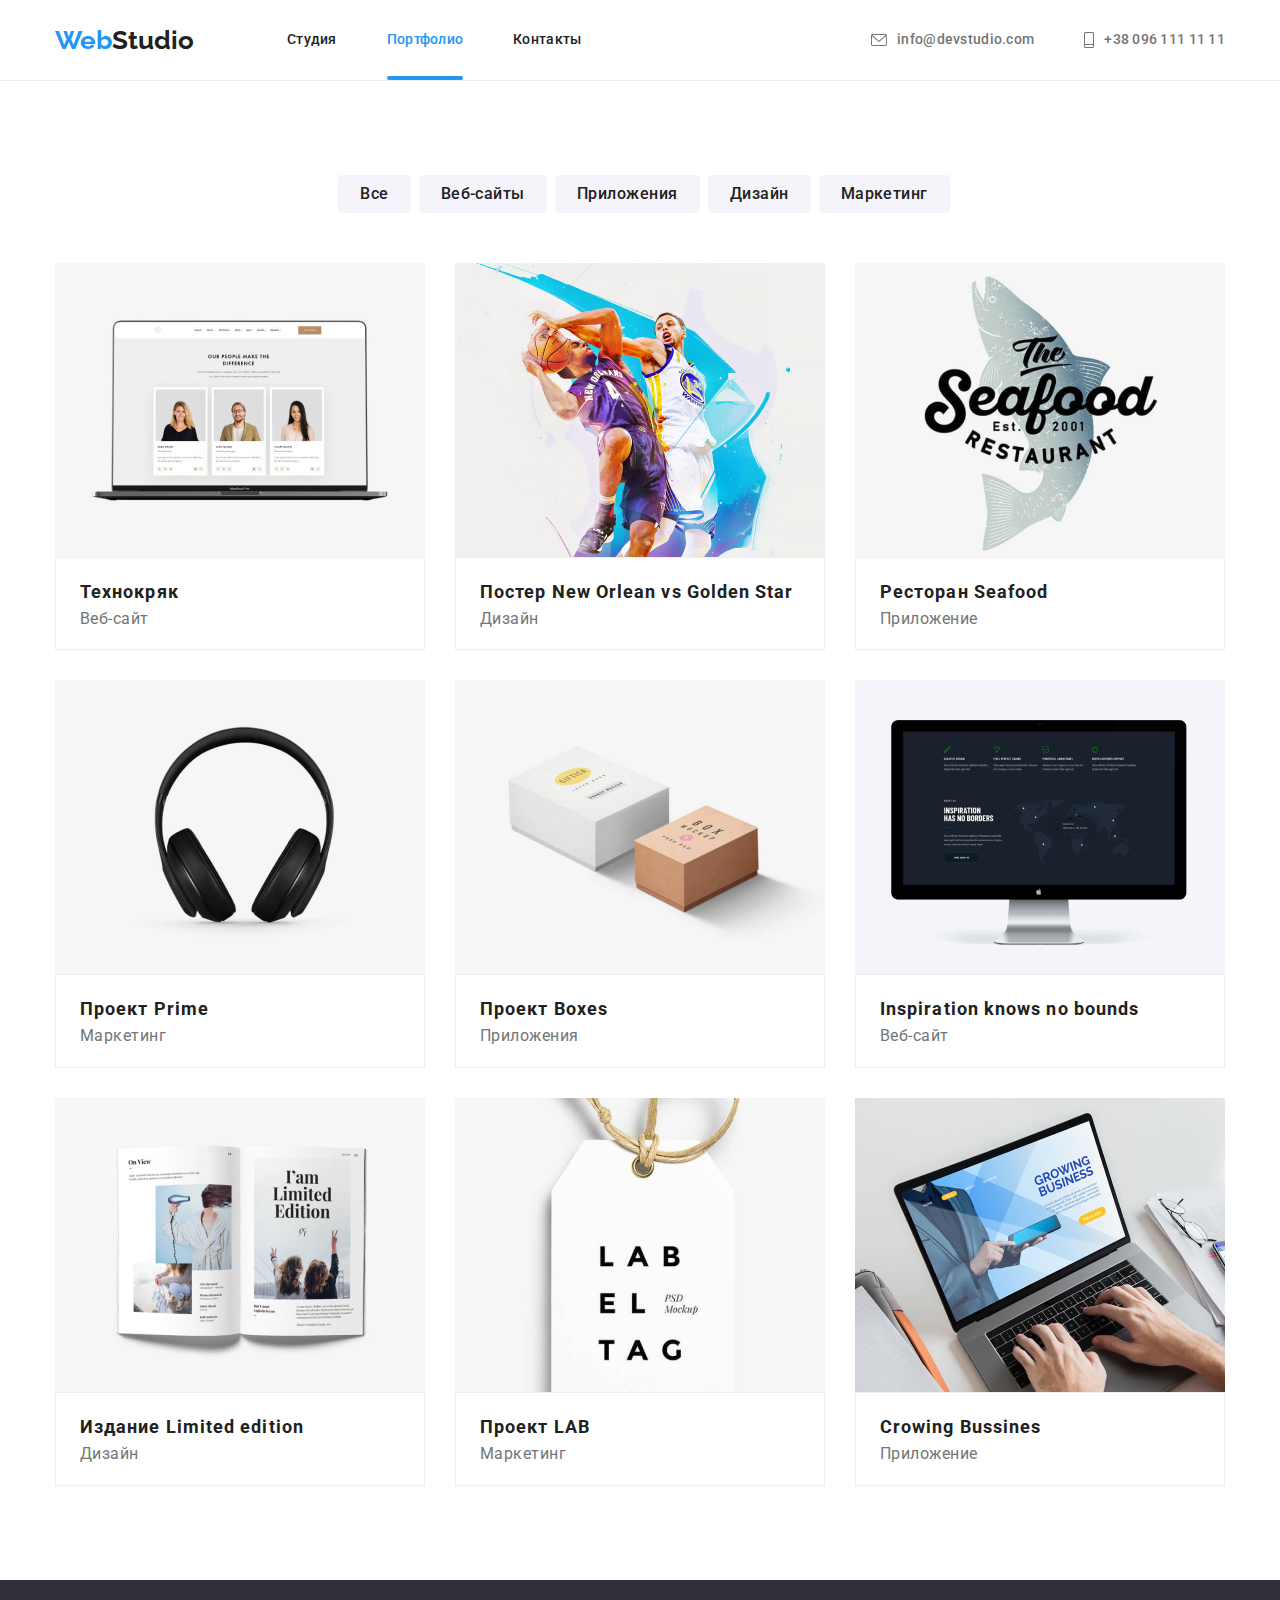
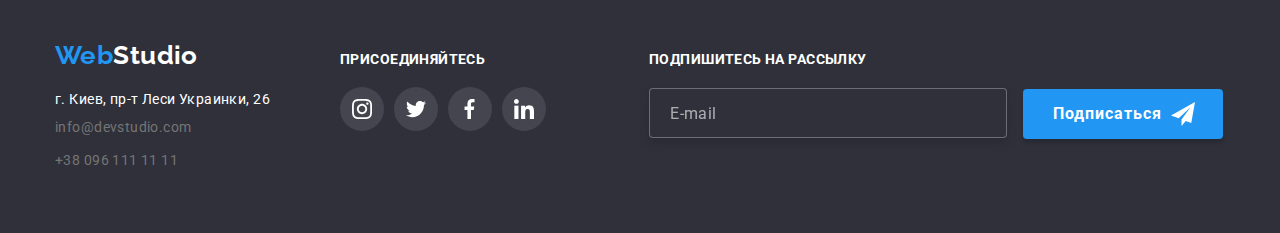
<file: portfolio.html>
<!doctype html>

<html lang="en">

<head>
    <meta charset="UTF-8">
    <meta http-equiv="X-UA-Compatible" content="IE=edge">

    <meta name="viewport" content="width=device-width, initial-scale=1.0">
    <link rel="preconnect" href="https://fonts.googleapis.com">
    <link rel="preconnect" href="https://fonts.gstatic.com" crossorigin>
    <link
        href="https://fonts.googleapis.com/css2?family=Raleway:wght@700&family=Roboto:wght@400;500;700;900&display=swap"
        rel="stylesheet">
    <link rel="stylesheet"
        href="https://cdnjs.cloudflare.com/ajax/libs/modern-normalize/1.1.0/modern-normalize.min.css" />
    <link rel="stylesheet" href="css/main.min.css">
    <title>Portfolio</title>
</head>


<body>
    <!-- Header -->
    <section>
        <h2 class="visually-hidden">
            Example
        </h2>
        <header class="header">

            <div class="container contacts-header">
                <nav class="main-nav">

                    <a class="main-nav__web-studio" href="https://www.coherence.digital/"><span
                            class="main-nav__web">Web</span>Studio</a>

                    <ul class="site-nav">
                        <li class="site-nav__item"><a class="site-nav__text-studio-page-second"
                                href="index.html">Студия</a></li>
                        <li class="site-nav__item"><a class="site-nav__text-portfolio-page-second" href="">Портфолио</a>
                        </li>
                        <li class="site-nav__item"><a class="site-nav__contacts" href="#">Контакты</a></li>
                    </ul>

                </nav>

                <ul class="contacts-header">
                    <li class="contacts-header__item">

                        <a class="contacts-header__mail-header mail-header_color_grey" href="mailto:info@devstudio">
                            <svg class="contacts-header__icon-right" width="16" height="12">
                                <use href="./img/spraits.svg#icon-mail"></use>
                            </svg>
                            info@devstudio.com</a>
                    </li>

                    <li class="contacts-header__item"><a class="contacts-header__tel-header tel-header_color_grey "
                            href="tel:+380961111111">
                            <svg class="contacts-header__icon-right" width="10" height="16">
                                <use href="./img/spraits.svg#smart"></use>
                            </svg>
                            +38 096 111 11 11</a>
                    </li>
                </ul>
            </div>

        </header><!-- /Header -->
    </section>

    <!-- Possibilities -->


    <main>
        <section class="section btn-section">
            <div class="container">
                <h2 class="visually-hidden">Возможности</h2>


                <ul class="buttons-group  btn-item">
                    <li class="btn-item">
                        <button class="buttons" type="button">Все</button>
                    </li>
                    <li class="btn-item">
                        <button class="buttons" type="button">Веб-сайты</button>
                    </li>
                    <li class="btn-item">
                        <button class="buttons" type="button">Приложения</button>
                    </li>
                    <li class="btn-item">
                        <button class="buttons" type="button">Дизайн</button>
                    </li>
                    <li class="btn-item">
                        <button class="buttons" type="button">Маркетинг</button>
                    </li>
                </ul>


                <!-- /Possibilities -->


                <!-- Presentation -->
                <ul class="presentation">
                    <li class="presintation-item">
                        <a class="link-presentation" href="#">
                            <div class="overlay">
                                <img src="img/img_1.jpg" width="370" alt="Technokryak" title="Technokryak">
                                <p class="top-text">
                                    Технокряк это современная площадка распространения коронавируса. Компании используют
                                    эту платформу для цифрового шпионажа и атак на защищённые сервера конкурентов.
                                </p>
                            </div>

                            <div class="inner-text-present">
                                <h3 class="text-heading-present">Технокряк</h3>
                                <p class="discription-text-present">
                                    Веб-сайт
                                </p>
                            </div>
                        </a>
                    </li>

                    <li class="presintation-item">
                        <a class="link-presentation" href="#">
                            <div class="overlay">
                                <img src="img/img_2.jpg" width="370" height="294" alt="Poster New Orlean vs Golden Star"
                                    title="Poster New Orlean vs Golden Star">
                                <p class="top-text">
                                    Технокряк это современная площадка распространения коронавируса. Компании используют
                                    эту платформу для цифрового шпионажа и атак на защищённые сервера конкурентов.
                                </p>
                            </div>
                            <div class="inner-text-present">
                                <h3 class="text-heading-present">Постер New Orlean vs Golden Star</h3>
                                <p class="discription-text-present">
                                    Дизайн
                                </p>
                            </div>

                        </a>
                    </li>

                    <li class="presintation-item">
                        <a class="link-presentation" href="">
                            <div class="overlay">
                                <img src="img/img_3.jpg" width="370" height="294" alt="Restaurant Seafood"
                                    title="Restaurant Seafood">
                                <p class="top-text">
                                    Технокряк это современная площадка распространения коронавируса. Компании используют
                                    эту платформу для цифрового шпионажа и атак на защищённые сервера конкурентов.
                                </p>
                            </div>
                            <div class="inner-text-present">
                                <h3 class="text-heading-present">Ресторан Seafood</h3>
                                <p class="discription-text-present">
                                    Приложение
                                </p>
                            </div>

                        </a>

                    </li>
                    <li class="presintation-item">
                        <a class="link-presentation" href="">
                            <div class="overlay">
                                <img src="img/img_4.jpg" width="370" height="294" alt="Project Prime"
                                    title="Project Prime">
                                <p class="top-text">
                                    Технокряк это современная площадка распространения коронавируса. Компании используют
                                    эту платформу для цифрового шпионажа и атак на защищённые сервера конкурентов.
                                </p>
                            </div>

                            <div class="inner-text-present">
                                <h3 class="text-heading-present">Проект Prime</h3>
                                <p class="discription-text-present">
                                    Маркетинг
                                </p>
                            </div>
                        </a>
                    </li>

                    <li class="presintation-item">
                        <a class="link-presentation" href="">
                            <div class="overlay">
                                <img src="img/img_5.jpg" width="370" height="294" alt="Project Boxes"
                                    title="Project Boxes">
                                <p class="top-text">
                                    Технокряк это современная площадка распространения коронавируса. Компании используют
                                    эту платформу для цифрового шпионажа и атак на защищённые сервера конкурентов.
                                </p>
                            </div>

                            <div class="inner-text-present">
                                <h3 class="text-heading-present">Проект Boxes</h3>
                                <p class="discription-text-present">
                                    Приложения
                                </p>
                            </div>

                        </a>

                    </li>

                    <li class="presintation-item">
                        <a class="link-presentation" href="">
                            <div class="overlay">
                                <img src="img/img_6.jpg" width="370" height="294" alt="Inspiration knows no bounds"
                                    title="Inspiration knows no bounds">
                                <p class="top-text">
                                    Технокряк это современная площадка распространения коронавируса. Компании используют
                                    эту платформу для цифрового шпионажа и атак на защищённые сервера конкурентов.
                                </p>
                            </div>

                            <div class="inner-text-present">
                                <h3 class="text-heading-present">Inspiration knows no bounds</h3>
                                <p class="discription-text-present">
                                    Веб-сайт
                                </p>
                            </div>

                        </a>

                    </li>

                    <li class="presintation-item">
                        <a class="link-presentation" href="">
                            <div class="overlay">
                                <img src="img/img_7.jpg" width="370" height="294" alt="Edition Limited edition"
                                    title="Edition Limited edition">
                                <p class="top-text">
                                    Технокряк это современная площадка распространения коронавируса. Компании используют
                                    эту платформу для цифрового шпионажа и атак на защищённые сервера конкурентов.
                                </p>
                            </div>

                            <div class="inner-text-present">
                                <h3 class="text-heading-present">Издание Limited edition</h3>
                                <p class="discription-text-present">
                                    Дизайн
                                </p>
                            </div>

                        </a>

                    </li>
                    <li class="presintation-item">
                        <a class="link-presentation" href="">
                            <div class="overlay">
                                <img src="img/img_8.jpg" width="370" height="294" alt="Project LAB" title="Project LAB">
                                <p class="top-text">
                                    Технокряк это современная площадка распространения коронавируса. Компании используют
                                    эту платформу для цифрового шпионажа и атак на защищённые сервера конкурентов.
                                </p>
                            </div>

                            <div class="inner-text-present">
                                <h3 class="text-heading-present">Проект LAB</h3>
                                <p class="discription-text-present">
                                    Маркетинг
                                </p>
                            </div>

                        </a>

                    </li>
                    <li class="presintation-item">
                        <a class="link-presentation" href="">
                            <div class="overlay">
                                <img src="img/img_9.jpg" width="370" height="294" alt="Crowing Bussines"
                                    title="Crowing Bussines">
                                <p class="top-text">
                                    Технокряк это современная площадка распространения коронавируса. Компании используют
                                    эту платформу для цифрового шпионажа и атак на защищённые сервера конкурентов.
                                </p>
                            </div>

                            <div class="inner-text-present">
                                <h3 class="text-heading-present">Crowing Bussines</h3>
                                <p class="discription-text-present">
                                    Приложение
                                </p>
                            </div>

                        </a>


                    </li>
                </ul>
            </div>
        </section>
    </main>



    <!-- /Presentation -->

    <!--/footer -->

    <footer class="footer section-footer">
        <div class="container main-footer">


            <div class="inner-address">
                <address class="address">
                    <a class="address__web-studio-footer color_text_white" href="https://www.coherence.digital/"><span
                            class="address__web color_blue ">Web</span>Studio</a>
                    <a class="address__map-address color_text_white" href="https://goo.gl/maps/U2Tdcyb7d477dYDr9"> г.
                        Киев, пр-т Леси Украинки, 26</a>
                    <a class="address__mail-footer color_text_grey"
                        href="mailto:info@devstudio.com">info@devstudio.com</a>

                    <a class="address__tel-footer color_text_grey" href="tel:+380961111111">+38 096 111 11 11</a>
                </address>

            </div>


            <div class="inner-icons">
                <h3 class="inner-icons__title-icons color_text_white">
                    ПРИСОЕДИНЯЙТЕСЬ
                </h3>
                <ul class="inner-social">
                    <li class="inner-social__item"><a class="footer-social" href="">
                            <svg class="icon-social" width="20" height="20">
                                <use href="./img/spraits.svg#instagram"></use>
                            </svg>
                        </a>
                    </li>

                    <li class="inner-social__item">
                        <a class="footer-social" href="">
                            <svg class="icon-social" width="20" height="20">
                                <use href="./img/spraits.svg#twitter"></use>
                            </svg>
                        </a>
                    </li>

                    <li class="inner-social__item"><a class="footer-social" href="">
                            <svg class="icon-social" width="20" height="20">
                                <use href="./img/symbol-defs.svg#facebook"></use>
                            </svg>
                        </a>
                    </li>

                    <li class="inner-social__item"><a class="footer-social" href="">
                            <svg class="icon-social" width="20" height="20">
                                <use href="./img/spraits.svg#linkedin"></use>
                            </svg>
                        </a>
                    </li>
                </ul>
            </div>

            <form action="#" class="footer-form">
                <label class="footer-form__title-mail-footer color_text_white" for="mail">Подпишитесь на
                    рассылку</label>
                <input type="text" name="mail" id="mail" class="footer-form__form-mail placeholder-footer"
                    placeholder="E-mail">


                <button type="submit" class="subscribe">Подписаться
                    <svg class="icon-footer" width="24" height="24">
                        <use href="./img/spraits.svg#icon-send"></use>
                    </svg>
                </button>
            </form>


        </div>






    </footer> <!-- /footer -->
</body>

</html>
</file>
<file: css/main.min.css>
body{font-family:'Roboto',sans-serif;background-color:#fff}h1,h2,h3,p,ul{margin:0;padding:0}input,textarea{outline:none;border:none}li{list-style-type:none;padding:0;margin:0}img{display:block}.section-footer{padding-top:60px;padding-bottom:60px}.section{padding-top:94px;padding-bottom:94px}.container{width:1200px;margin:0 auto;padding-left:15px;padding-right:15px}:root{--black: #212121;--white:#FFFFFF;--grey: #757575;--blue:#2196F3;--black-grey: #2F303A;--presentation-set: 30px}.visually-hidden{position:absolute;width:1px;height:1px;margin:-1px;padding:0;overflow:hidden;border:0;clip:rect(0 0 0 0)}.header{border-bottom:1px solid #ECECEC}.site-nav{display:flex}.main-nav{display:flex;align-items:center}.contacts-header{display:flex;align-items:center;margin-left:auto}.site-nav__item{margin-right:50px}.site-nav__item:last-child{margin-right:0}.banner{padding-top:200px;padding-bottom:200px;background-image:linear-gradient(rgba(47,48,58,0.4), rgba(47,48,58,0.4)),url(../img/baground-hero/hero.jpg);background-position:center;background-repeat:no-repeat;background-size:cover;display:block;max-width:1600px;margin-right:auto;margin-left:auto}.fetures__icon{width:270px;height:120px;margin-right:30px;display:flex;flex-wrap:wrap;align-items:center;justify-content:center;background-color:#F5F4FA;border-radius:4px;margin-bottom:30px}.features{display:flex;flex-wrap:wrap}.features__item{margin-right:30px;width:270px}.features__item:last-child{margin-right:0}.inner-content{background:#F5F4FA}.section.section-inner{padding-top:0px}.technology-inner{display:flex}.technology-inner__item{margin-right:30px}.technology-inner__item:last-child{margin-right:0px}.technology-inner__inner{position:relative}.technology-inner__text{font-weight:bold;font-size:14px;line-height:1.14;text-align:center;letter-spacing:.03em;text-transform:uppercase;position:absolute;bottom:0px;width:370px;height:70px;display:flex;align-items:center;justify-content:center}.inner-team{display:flex;flex-wrap:wrap}.inner-team__team{background-color:#ffff;box-shadow:0px 1px 3px rgba(0,0,0,0.12),0px 1px 1px rgba(0,0,0,0.14),0px 2px 1px rgba(0,0,0,0.2);border-radius:0px 0px 4px 4px;border-radius:5px;margin-right:30px}.inner-team__team:last-child{margin-right:0px}.team-card{display:block}.item-work{padding-top:30px;padding-bottom:30px}.clients{display:flex;flex-wrap:wrap}.clients__item-clients{margin-right:30px;width:170px;height:92px}.clients__item-clients:last-child{margin-right:0px}.footer{background:var(--black-grey)}.main-footer{display:flex;align-items:baseline}.footer-form__form-mail{margin-top:20px;width:358px;height:50px;background-color:#2F303A;border:1px solid rgba(255,255,255,0.3);box-sizing:border-box;filter:drop-shadow(0px 4px 4px rgba(0,0,0,0.15));border-radius:4px;padding-left:20px;margin-left:93px}.placeholder-footer{font-size:16px;line-height:calc(20 / 16);letter-spacing:0.03em;color:rgba(255,255,255,0.6)}.placeholder-footer::placeholder{color:rgba(255,255,255,0.6)}.site-nav__text-portfolio-page-second{display:block;padding-top:32px;padding-bottom:32px;font-style:normal;font-weight:500;font-size:14px;line-height:1.14;letter-spacing:0.02em;color:var(--blue);text-decoration:none;position:relative}.site-nav__text-portfolio-page-second::after{content:'';position:absolute;display:block;bottom:0;width:100%;height:4px;border-radius:2px;background-color:var(--blue)}.site-nav__text-studio-page-second{display:block;padding-top:32px;padding-bottom:32px;font-style:normal;font-weight:500;font-size:14px;line-height:1.14;letter-spacing:0.02em;color:var(--black);text-decoration:none;transition:color 250ms linear}.site-nav__text-studio-page-second:hover,.site-nav__text-studio-page-second:focus{color:var(--blue)}.main-nav__web-studio{display:block;padding-top:25px;padding-bottom:24px;margin-right:93px;font-style:normal;font-weight:bold;font-size:26px;line-height:1.19;color:var(--black);text-decoration:none;font-family:'Raleway',sans-serif}.main-nav__web{color:var(--blue)}.site-nav__text-studio{display:block;padding-top:32px;padding-bottom:32px;font-style:normal;font-weight:500;font-size:14px;line-height:1.14;letter-spacing:.02em;color:var(--blue);text-decoration:none;position:relative}.site-nav__text-studio::after{content:'';position:absolute;display:block;bottom:-1px;width:100%;height:4px;border-radius:2px;background-color:var(--blue)}.site-nav__portfolio{display:block;padding-top:32px;padding-bottom:32px;font-style:normal;font-weight:500;font-size:14px;line-height:1.14;letter-spacing:.02em;color:var(--black);text-decoration:none;transition:color 250ms cubic-bezier(0.4, 0, 0.2, 1)}.site-nav__portfolio:hover,.site-nav__portfolio:focus{color:var(--blue)}.site-nav__contacts{display:block;padding-top:32px;padding-bottom:32px;font-style:normal;font-weight:500;font-size:14px;line-height:1.14;letter-spacing:.02em;color:var(--black);text-decoration:none;transition:color 250ms cubic-bezier(0.4, 0, 0.2, 1)}.site-nav__contacts:hover,.site-nav__contacts:focus{color:var(--blue)}.contacts-header__icon-right{margin-right:10px;fill:#757575;transition:fill 250ms cubic-bezier(0.4, 0, 0.2, 1)}.contacts-header__mail-header{display:flex;align-items:center}.contacts-header__tel-header{display:flex;align-items:center}.contacts-header__item{margin-left:50px}.contacts-header__item:first-child{margin-left:0px}.contacts-header__mail-header{font-style:normal;font-weight:500;font-size:14px;line-height:1.14;letter-spacing:.02em;text-decoration:none;transition:color 250ms cubic-bezier(0.4, 0, 0.2, 1)}.contacts-header__mail-header:hover .contacts-header__icon-right,.contacts-header__mail-header:focus .contacts-header__icon-right{fill:var(--blue)}.contacts-header__mail-header:hover,.contacts-header__mail-header:focus{color:var(--blue)}.contacts-header__tel-header{font-style:normal;font-weight:500;font-size:14px;line-height:1.14;letter-spacing:.02em;text-decoration:none;transition:color 250ms cubic-bezier(0.4, 0, 0.2, 1)}.contacts-header__tel-header:hover .contacts-header__icon-right,.contacts-header__tel-header:focus .contacts-header__icon-right{fill:var(--blue)}.contacts-header__tel-header:hover,.contacts-header__tel-header:focus{color:var(--blue)}.banner__btn{font-size:16px;line-height:1.87;cursor:pointer;color:var(--white);background:#2196F3;display:block;margin:auto;margin-top:30px;padding:10px 32px;border-color:transparent;border-radius:3px;transition:background-color 250ms cubic-bezier(0.4, 0, 0.2, 1)}.banner__btn:hover,.banner__btn:focus{background-color:#188CE8;color:var(--white)}.input-form{margin-top:4px;width:100%;height:40px;border:solid 1px rgba(33,33,33,0.2);border-radius:4px;cursor:pointer;padding-left:42px;transition:border-color 250ms cubic-bezier(0.4, 0, 0.2, 1)}.input-form:hover{border-color:var(--blue)}.input-form:hover+.icon-form,.input-form:focus+.icon-form{border-color:solid 1px var(--blue);border:none;fill:var(--blue)}.check-label{width:16px;height:15px;border:solid 2px #000000;border-radius:2px;margin-right:7px;display:flex;align-items:center;justify-content:center}.check__checkbox-modal:checked+.text-condition .check-label{background-color:#2196F3;border:none}.inner-win{width:30px;height:30px;border-radius:50%;border:solid 1px rgba(0,0,0,0.1);background-color:unset;top:8px;right:8px;position:absolute;cursor:pointer;transition:border-color 250ms cubic-bezier(0.4, 0, 0.2, 1)}.inner-win:hover{border-color:var(--blue)}.inner-win:hover .inner-win__close,.inner-win:focus .inner-win__close{fill:var(--blue)}.inner-win .inner-win__close{fill:var(--black);transition:fill 250ms cubic-bezier(0.4, 0, 0.2, 1)}.inner-win .inner-win__close:hover,.inner-win .inner-win__close:focus{fill:var(--blue)}.social-set{display:flex;justify-content:center}.social-set__item-socials{fill:#AFB1B8;transition:fill 250ms cubic-bezier(0.4, 0, 0.2, 1)}.social-set__item-social{margin-right:10px;width:44px;height:44px}.social-set__item-social:last-child{margin-right:0}.social-set__social-link{width:100%;height:100%;display:flex;align-items:center;justify-content:center;border-radius:50%;background-color:#ffffff;transition:background-color 250ms cubic-bezier(0.4, 0, 0.2, 1)}.social-set__social-link:hover,.social-set__social-link:focus{background-color:var(--blue)}.social-set__social-link:hover .social-set__item-socials,.social-set__social-link:focus .social-set__item-socials{fill:var(--white)}.clients__link-company{width:100%;height:100%;display:flex;flex-wrap:wrap;align-items:center;justify-content:center;border:solid 1px #AFB1B8;border-radius:4px;cursor:pointer;transition:border-color 250ms cubic-bezier(0.4, 0, 0.2, 1)}.clients__link-company:hover,.clients__link-company:focus{border:solid 1px #2196F3}.clients__link-company:hover,.clients__link-company:focus{fill:border solid 1px #2196F3}.clients__icon-company{fill:#AFB1B8;transition:fill 250ms cubic-bezier(0.4, 0, 0.2, 1)}.clients__link-company:hover .clients__icon-company,.clients__link-company:focus .clients__icon-company{fill:#2196F3}.address__web-studio-footer{font-family:'Raleway',sans-serif;font-style:normal;font-weight:bold;font-size:26px;line-height:1.19;text-decoration:none;display:block;padding-bottom:20px}.address__mail-footer{display:block;margin-top:9px;text-decoration:none;font-size:14px;line-height:1.71;letter-spacing:0.03em;transition:color 250ms cubic-bezier(0.4, 0, 0.2, 1)}.address__mail-footer:hover,.address__mail-footer:focus{color:var(--white)}.address__tel-footer{display:block;margin-top:9px;font-style:normal;font-weight:normal;font-size:14px;line-height:1.71;text-decoration:none;letter-spacing:0.03em;transition:color 250ms cubic-bezier(0.4, 0, 0.2, 1)}.address__tel-footer:hover,.address__tel-footer:focus{color:var(--white)}.inner-icons{margin-left:70px}.inner-social{display:flex}.icon-social{fill:#ffff}.inner-social__item{margin-right:10px;width:44px;height:44px}.footer-social{width:100%;height:100%;display:flex;align-items:center;justify-content:center;border-radius:50%;background-color:rgba(255,255,255,0.1);transition:background-color 250ms cubic-bezier(0.17, 0.67, 0.83, 0.67)}.footer-social:hover,.footer-social:focus{background-color:var(--blue)}.tel-header_color_grey{color:var(--grey)}.mail-header_color_grey{color:var(--grey)}.color_text_white{color:var(--white)}.feature_title_black{color:var(--black)}.color_text_grey{color:var(--grey)}.color_text_black{color:var(--black)}.background_text{background:rgba(47,48,58,0.8)}.color_blue{color:var(--blue)}.subscribe{width:200px;height:50px;background-color:var(--blue);border:transparent;border-radius:4px;color:var(--white);font-weight:bold;font-size:16px;line-height:calc(30 / 16);letter-spacing:0.06em;padding-top:10px;padding-bottom:10px;padding-left:29px;padding-right:60px;box-shadow:0px 4px 4px rgba(0,0,0,0.15);margin-left:12px;position:relative}.icon-footer{fill:var(--white);position:absolute;top:13px;right:28px}.buttons-group{display:flex;margin-bottom:50px}.section .btn-section{padding-top:94px;padding-bottom:0px}.btn-item{margin-left:8px;justify-content:center}.btn-item:last-child{margin-left:8px}.btn-item:first-child{margin-left:0px}.visually-hidden{position:absolute;width:1px;height:1px;margin:-1px;padding:0;overflow:hidden;border:0;clip:rect(0 0 0 0)}.buttons{background:#F5F4FA;border-radius:4px;cursor:pointer;padding:6px 22px;border:transparent;color:var(--black);transition:background-color 250ms cubic-bezier(0.4, 0, 0.2, 1);font-style:normal;font-weight:500;font-size:16px;line-height:1.6;letter-spacing:0.03em;transition:color 250ms cubic-bezier(0.4, 0, 0.2, 1),background-color 250ms cubic-bezier(0.4, 0, 0.2, 1),box-shadow 250ms cubic-bezier(0.4, 0, 0.2, 1)}.buttons:hover,.buttons:focus{color:var(--white);background:var(--blue);box-shadow:0px 3px 1px rgba(0,0,0,0.1),0px 1px 2px rgba(0,0,0,0.08),0px 2px 2px rgba(0,0,0,0.12)}.presentation{display:flex;flex-wrap:wrap;margin-left:calc(-1 * var(--presentation-set));margin-top:calc(-1 * var(--presentation-set))}.overlay{position:relative;overflow:hidden}.top-text{position:absolute;top:0;left:0;height:100%;display:block;padding-top:63px;padding-bottom:63px;padding-left:24px;padding-right:24px;background:rgba(33,150,243,0.9);transform:translateY(100%);transition:transform  250ms linear;font-weight:normal;font-size:18px;line-height:calc(28 / 18);letter-spacing:0.03em;color:var(--white)}.presintation-item{flex-basis:calc(100% /  var(--presentation-set));margin-left:var(--presentation-set);margin-top:var(--presentation-set)}.inner-text-present{padding-top:20px;padding-bottom:20px;padding-left:24px;padding-right:24px;border:1px solid #EEEEEE;border-top:1px solid  #EEEEEE}.text-heading-present{font-style:normal;font-weight:bold;font-size:18px;line-height:1.5;letter-spacing:0.06em;color:var(--black)}.discription-text-present{font-style:normal;font-size:16px;line-height:1.3;letter-spacing:0.03em;color:var(--grey);margin-top:4px}.link-presentation{text-decoration:none;width:370px;display:block}.link-presentation:hover .top-text,.link-presentation:focus .top-text{transform:translateY(0%)}.link-presentation:hover,.link-presentation:focus{box-shadow:0px 1px 1px rgba(0,0,0,0.12),0px 4px 4px rgba(0,0,0,0.06),1px 4px 6px rgba(0,0,0,0.16)}.banner__text{font-size:44px;font-weight:900;line-height:1.36;text-align:center;text-transform:uppercase}.window-form__modal-text{font-size:20px;line-height:calc(23/20);text-align:center;letter-spacing:.03em;margin-bottom:12px}.input__label-text{font-weight:normal;font-size:12px;line-height:calc(14/12);letter-spacing:.01em;margin-top:10px}.input__comment-text{font-weight:normal;font-size:12px;line-height:calc(14/12);letter-spacing:.01em;margin-top:10px}.features__text{font-style:normal;font-weight:bold;font-size:14px;line-height:1.14;letter-spacing:.03em;text-transform:uppercase}.features__description{font-style:normal;font-size:14px;line-height:1.7;letter-spacing:.03em;margin-top:10px}.our-team{font-style:normal;font-weight:bold;font-size:36px;line-height:1.16;text-align:center;letter-spacing:.03em;margin-bottom:50px}.item-work__name-developer{margin-bottom:10px;width:270px;font-style:normal;font-weight:500;font-size:16px;line-height:1.3;text-align:center;letter-spacing:.03em}.item-work__position{margin-bottom:16px;font-style:normal;font-weight:normal;font-size:16px;line-height:1.3;text-align:center;letter-spacing:.03em}.address{font-style:normal;font-weight:normal;font-size:14px;line-height:1.16;letter-spacing:0.03em;text-decoration:none;color:var(--white)}.address__map-address{font-style:normal;font-weight:normal;font-size:14px;line-height:1.16;letter-spacing:0.03em;text-decoration:none;flex-shrink:0}.inner-address{flex-shrink:0}.claints-title{font-style:normal;font-weight:bold;font-size:36px;line-height:1.16;text-align:center;letter-spacing:.03em;margin-bottom:50px}.inner-icons__title-icons{font-weight:bold;font-size:14px;line-height:16px;letter-spacing:0.03em;text-transform:uppercase;color:#FFFFFF;margin-bottom:20px}.text-condition{display:flex;align-items:center;justify-content:center}.text-condition{font-weight:normal;font-size:14px;line-height:24px;letter-spacing:0.03em;color:#757575;text-align:center;margin-bottom:20px}.link-condition{color:var(--blue);margin-left:3px}.footer-form__title-mail-footer{font-weight:bold;font-size:14px;line-height:16px;letter-spacing:0.03em;text-transform:uppercase;align-items:baseline;padding-left:93px}.technology-title{font-style:normal;font-weight:bold;font-size:36px;line-height:1.16;text-align:center;letter-spacing:.03em;margin-bottom:50px}.input{display:flex;flex-direction:column}.window-form{position:absolute;width:528px;height:581px;background-color:#ffffff;border-radius:4px;left:50%;top:50%;transform:translate(-50%, -50%);box-shadow:0px 1px 3px rgba(0,0,0,0.12),0px 1px 1px rgba(0,0,0,0.14),0px 2px 1px rgba(0,0,0,0.2);padding:40px}.is-hidden.backdrop{opacity:0;visibility:hidden;pointer-events:none}.input__area-input{width:100%;height:120px;border:solid 1px rgba(33,33,33,0.2);border-radius:4px;transition:border-color 250ms cubic-bezier(0.4, 0, 0.2, 1);resize:none;display:block;padding-left:16px;padding-top:12px;margin-top:4px;margin-bottom:20px}.input__area-input:hover{border-color:var(--blue)}.placeholder-text{font-weight:normal;font-size:12px;line-height:calc(14 / 12);letter-spacing:0.01em}.placeholder-text::placeholder{color:rgba(117,117,117,0.5)}.input__btn-submit{background-color:var(--blue);width:200px;height:50px;border:transparent;border-radius:4px;cursor:pointer;align-self:center;font-weight:bold;font-size:16px;line-height:calc(30 / 16);text-align:center;letter-spacing:0.06em;box-shadow:2px 4px 4px rgba(0,0,0,0.15)}.backdrop{position:fixed;width:100vw;height:100vh;background-color:rgba(0,0,0,0.2);top:0;transition:opacity 250ms linear, visibility 300ms}.input__icons-form{display:block;position:relative}.icon-form{position:absolute;left:15px;top:50%;transform:translateY(-50%);transition:fill 250ms cubic-bezier(0.4, 0, 0.2, 1)}
/*# sourceMappingURL=main.min.css.map */
</file>
